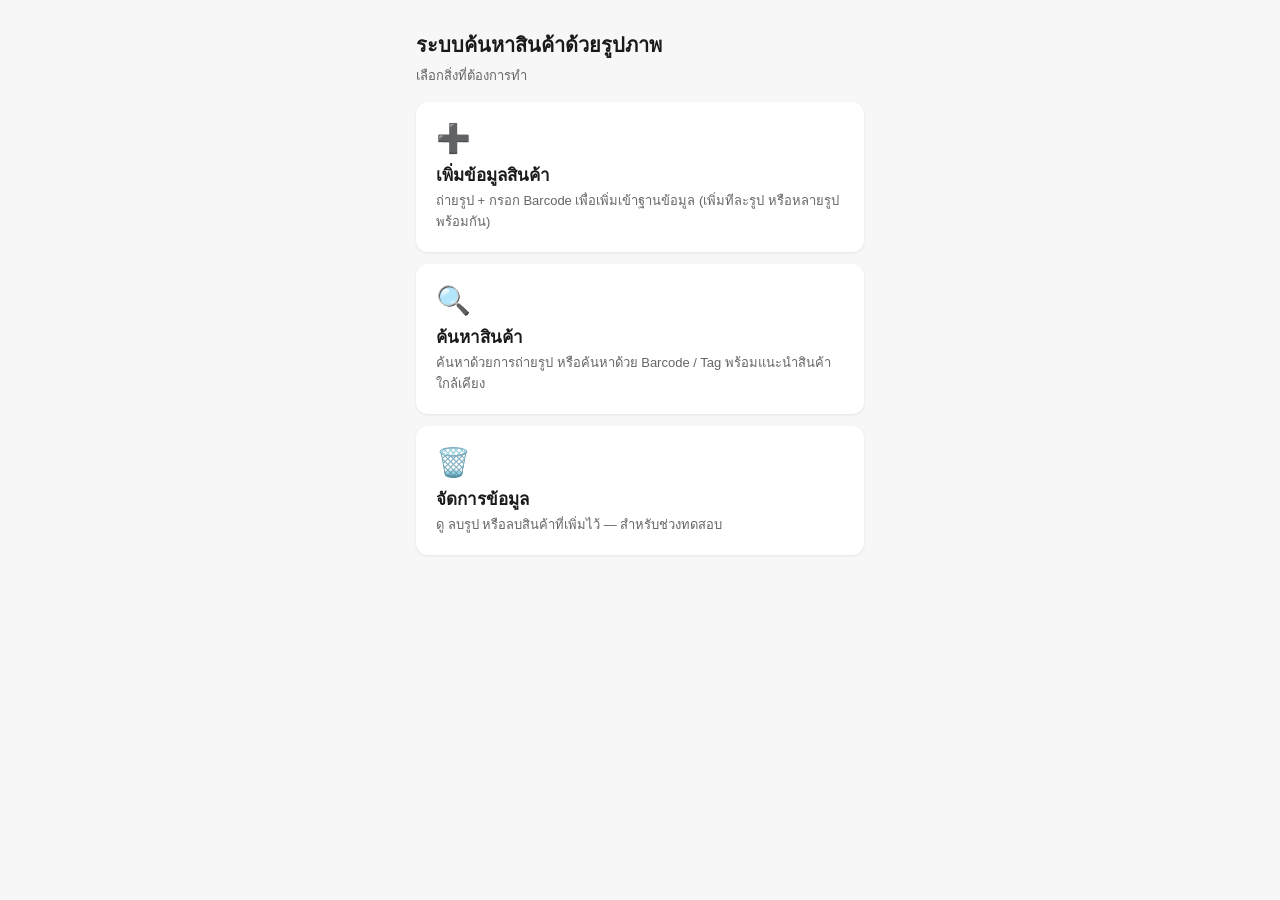
<file: index.html>
<!DOCTYPE html>
<html lang="th">
<head>
<meta charset="UTF-8" />
<meta name="viewport" content="width=device-width, initial-scale=1.0" />
<title>ระบบค้นหาสินค้าด้วยรูปภาพ</title>
<link rel="stylesheet" href="css/style.css?v=3" />
</head>
<body>
  <h1>ระบบค้นหาสินค้าด้วยรูปภาพ</h1>
  <div class="subtitle">เลือกสิ่งที่ต้องการทำ</div>

  <a class="home-link-card" href="input.html">
    <div class="icon">➕</div>
    <div class="title">เพิ่มข้อมูลสินค้า</div>
    <div class="desc">ถ่ายรูป + กรอก Barcode เพื่อเพิ่มเข้าฐานข้อมูล (เพิ่มทีละรูป หรือหลายรูปพร้อมกัน)</div>
  </a>

  <a class="home-link-card" href="search.html">
    <div class="icon">🔍</div>
    <div class="title">ค้นหาสินค้า</div>
    <div class="desc">ค้นหาด้วยการถ่ายรูป หรือค้นหาด้วย Barcode / Tag พร้อมแนะนำสินค้าใกล้เคียง</div>
  </a>

  <a class="home-link-card" href="manage.html">
    <div class="icon">🗑️</div>
    <div class="title">จัดการข้อมูล</div>
    <div class="desc">ดู ลบรูป หรือลบสินค้าที่เพิ่มไว้ — สำหรับช่วงทดสอบ</div>
  </a>
</body>
</html>
</file>
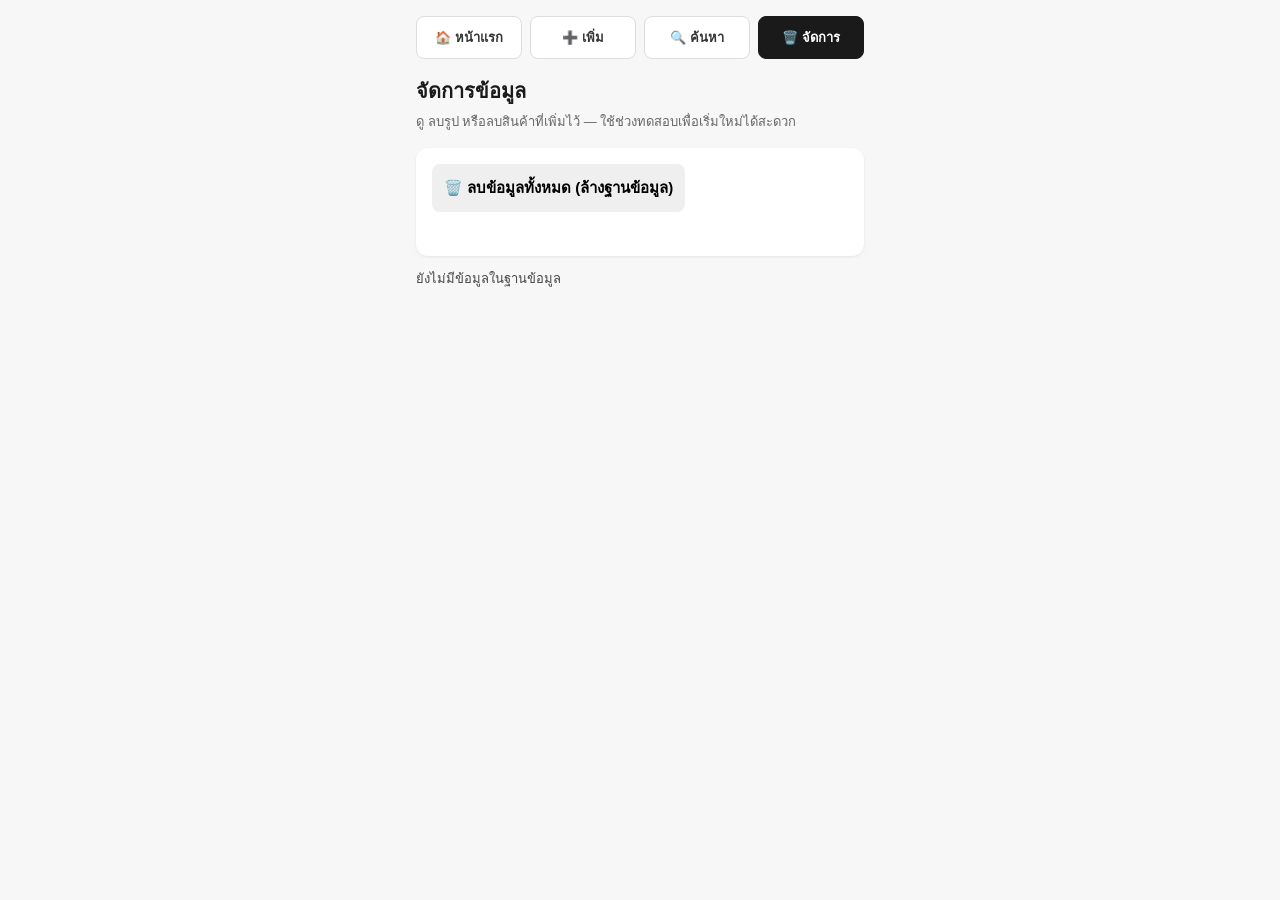
<file: manage.html>
<!DOCTYPE html>
<html lang="th">
<head>
<meta charset="UTF-8" />
<meta name="viewport" content="width=device-width, initial-scale=1.0" />
<title>จัดการข้อมูล</title>
<link rel="stylesheet" href="css/style.css?v=3" />
</head>
<body>
  <div class="nav">
    <a href="index.html">🏠 หน้าแรก</a>
    <a href="input.html">➕ เพิ่ม</a>
    <a href="search.html">🔍 ค้นหา</a>
    <a href="manage.html" class="active">🗑️ จัดการ</a>
  </div>

  <h1>จัดการข้อมูล</h1>
  <div class="subtitle">ดู ลบรูป หรือลบสินค้าที่เพิ่มไว้ — ใช้ช่วงทดสอบเพื่อเริ่มใหม่ได้สะดวก</div>

  <div class="card">
    <button type="button" id="clearAllBtn" class="btn-danger">🗑️ ลบข้อมูลทั้งหมด (ล้างฐานข้อมูล)</button>
    <div id="manageStatus" class="status-text"></div>
  </div>

  <div id="productGroups"></div>

  <script src="src/masterLoader.js?v=2"></script>
  <script src="src/db.js?v=5"></script>
  <script src="src/app-manage.js?v=1"></script>
</body>
</html>
</file>
<file: css/style.css>
/* style.css — shared across index.html, input.html, search.html */
* { box-sizing: border-box; }
body {
  font-family: -apple-system, "Segoe UI", Roboto, sans-serif;
  max-width: 480px;
  margin: 0 auto;
  padding: 16px;
  background: #f7f7f8;
  color: #1a1a1a;
}
h1 { font-size: 20px; margin-bottom: 4px; }
.subtitle { color: #666; font-size: 13px; margin-bottom: 16px; }

.nav {
  display: flex;
  gap: 8px;
  margin-bottom: 16px;
}
.nav a {
  flex: 1;
  text-align: center;
  padding: 10px;
  border-radius: 8px;
  text-decoration: none;
  font-size: 13px;
  font-weight: 600;
  background: #fff;
  color: #333;
  border: 1px solid #ddd;
}
.nav a.active { background: #1a1a1a; color: #fff; border-color: #1a1a1a; }

.card {
  background: #fff;
  border-radius: 12px;
  padding: 16px;
  margin-bottom: 12px;
  box-shadow: 0 1px 3px rgba(0,0,0,0.08);
}

.home-link-card {
  display: block;
  background: #fff;
  border-radius: 12px;
  padding: 20px;
  margin-bottom: 12px;
  text-decoration: none;
  color: #1a1a1a;
  box-shadow: 0 1px 3px rgba(0,0,0,0.08);
}
.home-link-card .icon { font-size: 28px; }
.home-link-card .title { font-size: 17px; font-weight: 700; margin: 6px 0 2px; }
.home-link-card .desc { font-size: 13px; color: #666; }

input[type="text"] {
  width: 100%;
  padding: 10px;
  border: 1px solid #ddd;
  border-radius: 8px;
  font-size: 16px;
  margin-top: 6px;
}
input[type="file"] { margin-top: 6px; }
label { font-size: 13px; color: #444; font-weight: 600; }

img#preview {
  display: none;
  width: 100%;
  max-height: 260px;
  object-fit: contain;
  border-radius: 8px;
  margin-top: 10px;
  background: #eee;
}

.btn-row { display: flex; gap: 8px; margin-top: 12px; }
button {
  flex: 1;
  padding: 12px;
  border: none;
  border-radius: 8px;
  font-size: 15px;
  font-weight: 600;
  cursor: pointer;
}
#addBtn, .btn-green { background: #16a34a; color: #fff; }
#searchBtn, .btn-blue { background: #2563eb; color: #fff; }
.btn-purple { background: #7c3aed; color: #fff; }

#status, .status-text {
  font-size: 13px;
  color: #444;
  margin-top: 10px;
  min-height: 18px;
}
#photoCount { font-size: 12px; color: #888; margin-top: 4px; }

.result-card {
  background: #fff;
  border-radius: 10px;
  padding: 12px;
  margin-bottom: 8px;
  border: 1px solid #eee;
  display: flex;
  gap: 10px;
}
.result-card img.result-thumb {
  width: 72px;
  height: 72px;
  object-fit: cover;
  border-radius: 8px;
  background: #eee;
  flex-shrink: 0;
}
.result-sim { font-size: 12px; color: #2563eb; font-weight: 700; }
.result-exact { font-size: 12px; color: #16a34a; font-weight: 700; }
.result-desc { font-size: 15px; margin: 4px 0; }
.result-meta { font-size: 12px; color: #666; }

.batch-thumbs {
  display: flex;
  flex-wrap: wrap;
  gap: 6px;
  margin-top: 8px;
}
.batch-thumbs img {
  width: 56px;
  height: 56px;
  object-fit: cover;
  border-radius: 6px;
  background: #eee;
}

hr.divider { border: none; border-top: 1px solid #eee; margin: 16px 0; }
.section-title { font-size: 14px; font-weight: 700; margin: 4px 0 8px; }

/* ---------- Capture buttons (camera / gallery) ---------- */
.capture-row {
  display: flex;
  gap: 8px;
  margin-top: 6px;
}
.capture-btn {
  flex: 1;
  padding: 14px 8px;
  border: 1.5px dashed #bbb;
  border-radius: 10px;
  background: #fafafa;
  color: #333;
  font-size: 14px;
  font-weight: 600;
  cursor: pointer;
  text-align: center;
}
.capture-btn:active { background: #f0f0f0; }
.capture-btn.btn-camera { border-color: #2563eb; color: #2563eb; background: #eff4ff; }
.capture-btn.btn-gallery { border-color: #7c3aed; color: #7c3aed; background: #f6f0ff; }

/* Accumulated photo thumbnails, with a remove (x) button per photo */
.thumb-list {
  display: flex;
  flex-wrap: wrap;
  gap: 8px;
  margin-top: 10px;
}
.thumb-item {
  position: relative;
  width: 64px;
  height: 64px;
}
.thumb-item img {
  width: 100%;
  height: 100%;
  object-fit: cover;
  border-radius: 8px;
  background: #eee;
  display: block;
}
.thumb-remove {
  position: absolute;
  top: -6px;
  right: -6px;
  width: 20px;
  height: 20px;
  border-radius: 50%;
  background: #e11d48;
  color: #fff;
  border: 2px solid #fff;
  font-size: 12px;
  line-height: 1;
  padding: 0;
  flex: none;
  display: flex;
  align-items: center;
  justify-content: center;
  cursor: pointer;
}
.thumb-count { font-size: 12px; color: #888; margin-top: 6px; }

/* ---------- "View other photos" button on result cards ---------- */
.result-card-body { flex: 1; min-width: 0; }
.btn-view-photos {
  margin-top: 8px;
  display: inline-block;
  padding: 6px 10px;
  border-radius: 6px;
  border: 1px solid #ddd;
  background: #f7f7f8;
  color: #333;
  font-size: 12px;
  font-weight: 600;
  cursor: pointer;
}
.btn-view-photos:active { background: #eee; }

/* ---------- Photo gallery modal ---------- */
.photo-modal-overlay {
  display: none;
  position: fixed;
  inset: 0;
  background: rgba(0,0,0,0.6);
  z-index: 1000;
  align-items: flex-end;
  justify-content: center;
}
.photo-modal-overlay.open { display: flex; }
.photo-modal {
  background: #fff;
  border-radius: 14px 14px 0 0;
  width: 100%;
  max-width: 480px;
  max-height: 80vh;
  overflow-y: auto;
  padding: 16px;
}
.photo-modal-header {
  display: flex;
  align-items: center;
  justify-content: space-between;
  margin-bottom: 10px;
}
.photo-modal-title { font-size: 15px; font-weight: 700; }
.photo-modal-close {
  border: none;
  background: #f0f0f0;
  border-radius: 50%;
  width: 30px;
  height: 30px;
  font-size: 16px;
  line-height: 1;
  cursor: pointer;
  flex: none;
}
.photo-modal-grid {
  display: grid;
  grid-template-columns: repeat(3, 1fr);
  gap: 8px;
}
.photo-modal-grid img {
  width: 100%;
  aspect-ratio: 1 / 1;
  object-fit: cover;
  border-radius: 8px;
  background: #eee;
}
.photo-modal-empty { font-size: 13px; color: #888; padding: 12px 0; }
</file>
